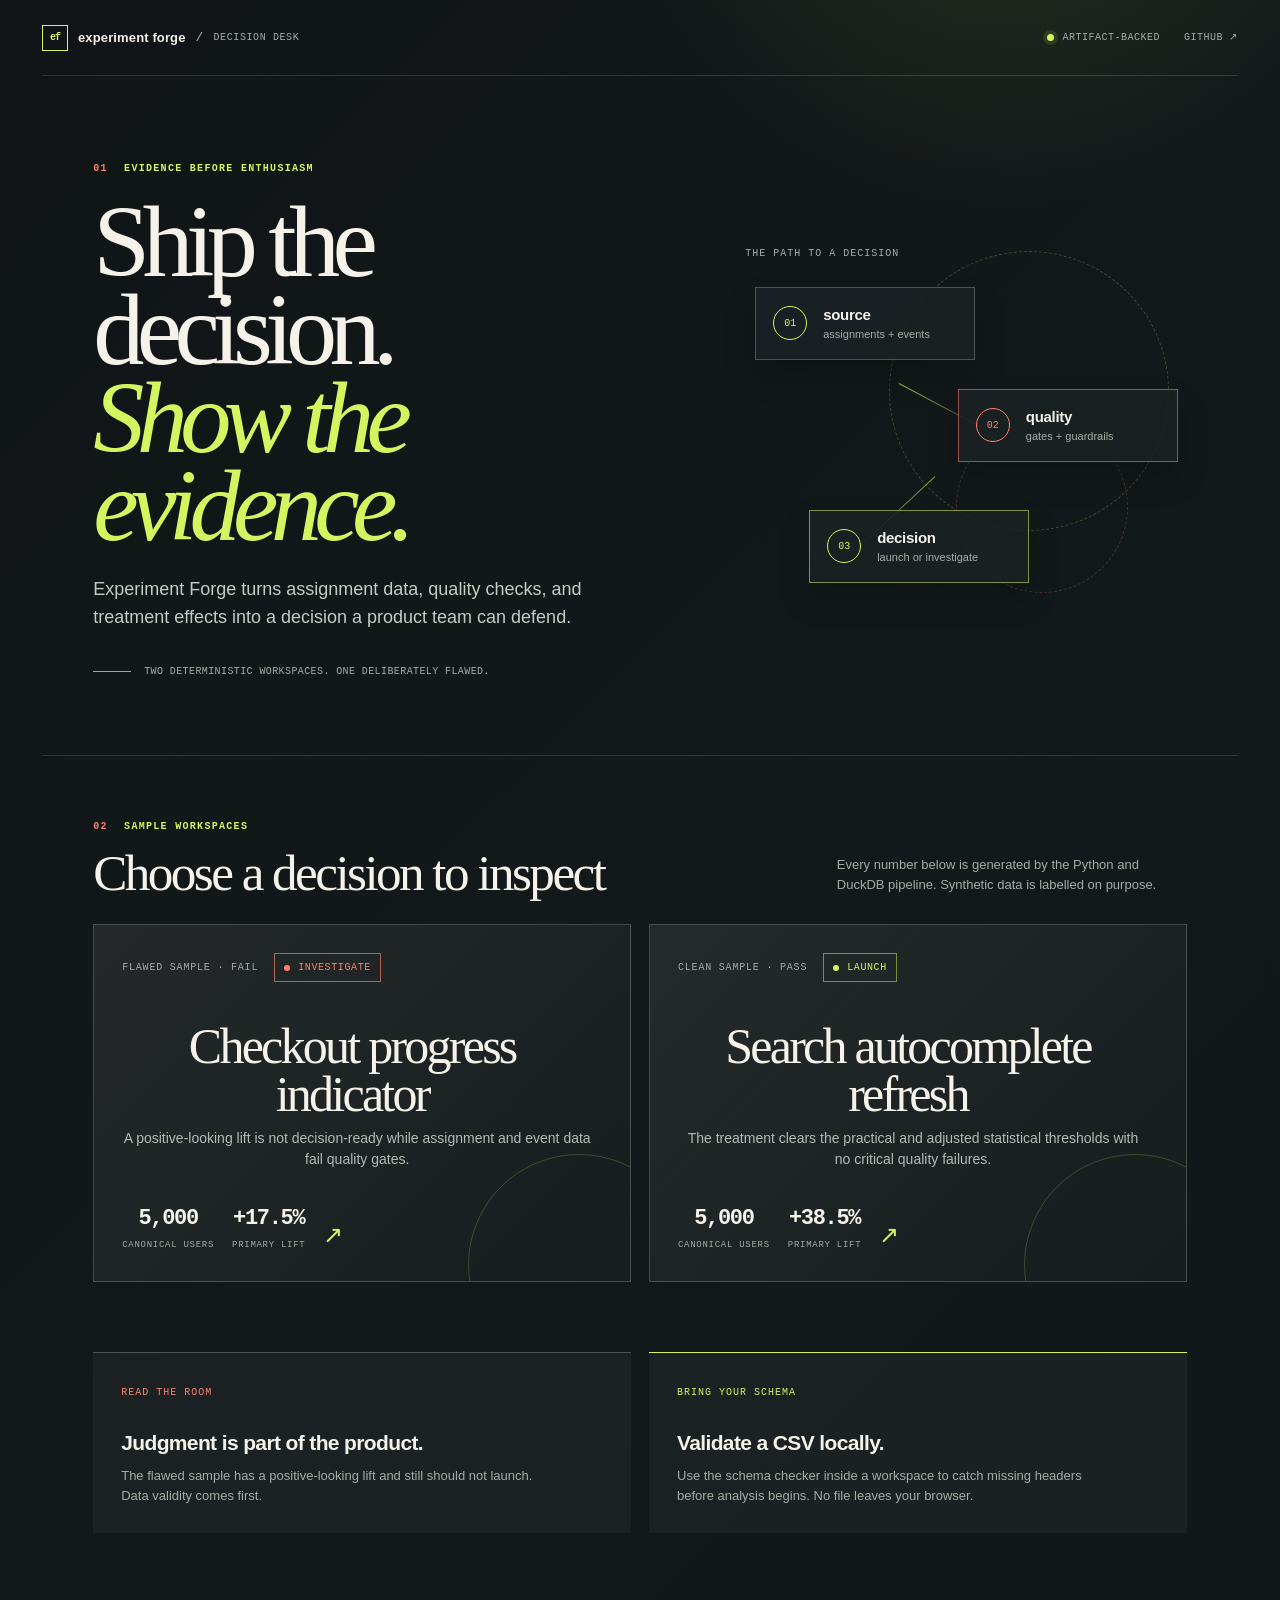
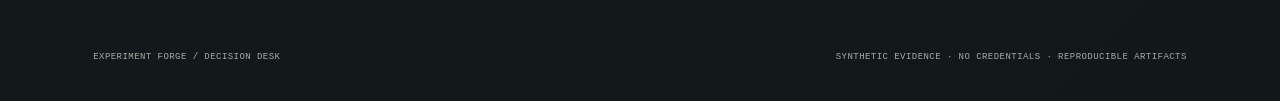
<file: web/index.html>
<!doctype html>
<html lang="en">
  <head>
    <meta charset="utf-8" />
    <meta name="viewport" content="width=device-width, initial-scale=1" />
    <meta name="theme-color" content="#101416" />
    <meta
      name="description"
      content="Experiment Forge Decision Desk: a traceable way to decide whether an experiment is ready to launch."
    />
    <title>Experiment Forge · Decision Desk</title>
    <link rel="stylesheet" href="styles.css" />
  </head>
  <body>
    <div class="app-shell">
      <header class="topbar">
        <a class="brand" href="#" id="brand-home" aria-label="Experiment Forge home">
          <span class="brand-mark" aria-hidden="true">ef</span>
          <span>experiment forge</span>
          <span class="brand-divider">/</span>
          <span class="brand-subtitle">decision desk</span>
        </a>
        <div class="topbar-actions">
          <span class="runtime-pill"><span class="status-dot" aria-hidden="true"></span>artifact-backed</span>
          <a class="quiet-link" href="https://github.com/amlfarhad/experiment-forge" target="_blank" rel="noreferrer">GitHub ↗</a>
        </div>
      </header>

      <main id="app" aria-live="polite">
        <section id="loading-state" class="state-screen" aria-busy="true">
          <div class="loader-orbit" aria-hidden="true"><span></span></div>
          <p class="eyebrow">loading the evidence layer</p>
          <h1>Opening the sample workspace<span class="loading-ellipsis">…</span></h1>
        </section>

        <section id="error-state" class="state-screen" hidden>
          <div class="state-icon state-icon-error" aria-hidden="true">!</div>
          <p class="eyebrow">artifact unavailable</p>
          <h1>We could not open the decision desk.</h1>
          <p id="error-message" class="state-copy">Check that the app is being served from the repository root and that web/data exists.</p>
          <button class="button button-primary" id="retry-button" type="button">Try again</button>
        </section>

        <section id="landing-view" hidden>
          <div class="landing-hero">
            <div class="hero-copy">
              <p class="eyebrow"><span class="eyebrow-index">01</span> evidence before enthusiasm</p>
              <h1>Ship the decision.<br /><em>Show the evidence.</em></h1>
              <p class="hero-lede">
                Experiment Forge turns assignment data, quality checks, and treatment effects into a decision a product team can defend.
              </p>
              <div class="hero-note"><span class="note-rule"></span><span>Two deterministic workspaces. One deliberately flawed.</span></div>
            </div>
            <div class="hero-diagram" aria-label="Decision flow: source data to quality gates to decision" role="img">
              <div class="diagram-caption">the path to a decision</div>
              <div class="diagram-node node-source"><span>01</span><strong>source</strong><small>assignments + events</small></div>
              <div class="diagram-line line-one" aria-hidden="true"></div>
              <div class="diagram-node node-quality"><span>02</span><strong>quality</strong><small>gates + guardrails</small></div>
              <div class="diagram-line line-two" aria-hidden="true"></div>
              <div class="diagram-node node-decision"><span>03</span><strong>decision</strong><small>launch or investigate</small></div>
              <div class="diagram-orbit orbit-one" aria-hidden="true"></div>
              <div class="diagram-orbit orbit-two" aria-hidden="true"></div>
            </div>
          </div>

          <div class="section-intro">
            <div>
              <p class="eyebrow"><span class="eyebrow-index">02</span> sample workspaces</p>
              <h2>Choose a decision to inspect</h2>
            </div>
            <p class="section-description">Every number below is generated by the Python and DuckDB pipeline. Synthetic data is labelled on purpose.</p>
          </div>
          <div class="workspace-grid" id="workspace-grid"></div>

          <div class="landing-footer-grid">
            <div class="mini-panel">
              <span class="mini-panel-index">read the room</span>
              <h3>Judgment is part of the product.</h3>
              <p>The flawed sample has a positive-looking lift and still should not launch. Data validity comes first.</p>
            </div>
            <div class="mini-panel mini-panel-lime">
              <span class="mini-panel-index">bring your schema</span>
              <h3>Validate a CSV locally.</h3>
              <p>Use the schema checker inside a workspace to catch missing headers before analysis begins. No file leaves your browser.</p>
            </div>
          </div>
        </section>

        <section id="workspace-view" hidden>
          <div class="workspace-nav">
            <button class="back-button" id="back-button" type="button"><span aria-hidden="true">←</span> all workspaces</button>
            <label class="workspace-select-wrap" for="workspace-select">
              <span class="select-label">workspace</span>
              <select id="workspace-select" aria-label="Choose experiment workspace"></select>
            </label>
          </div>

          <div id="workspace-content"></div>
        </section>
      </main>

      <footer class="site-footer">
        <span>experiment forge / decision desk</span>
        <span>synthetic evidence · no credentials · reproducible artifacts</span>
      </footer>
    </div>
    <script src="app.js" defer></script>
  </body>
</html>
</file>
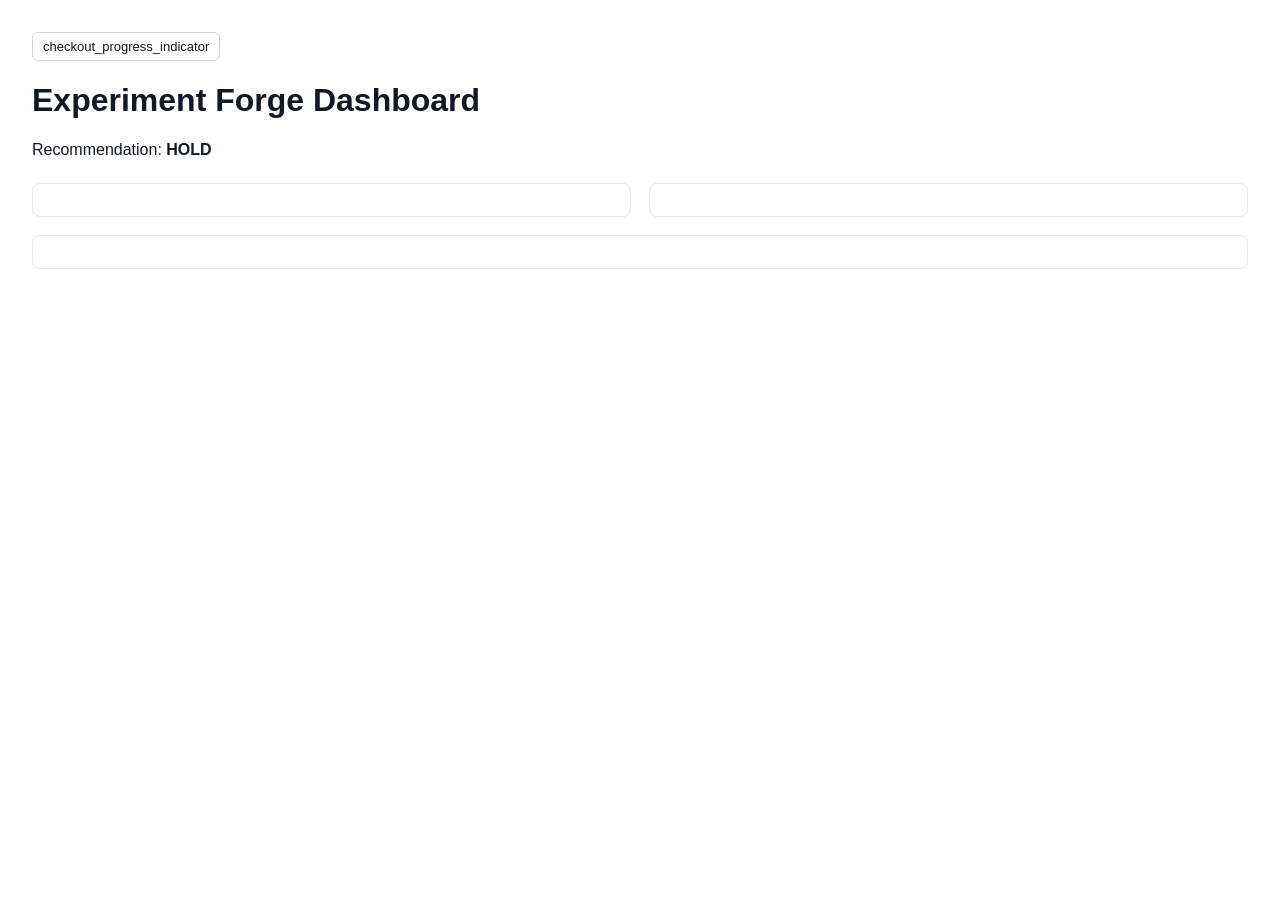
<file: reports/dashboard.html>
<!doctype html>
<html lang="en">
<head>
  <meta charset="utf-8">
  <title>Experiment Forge Dashboard</title>
  <style>
    body { font-family: -apple-system, BlinkMacSystemFont, "Segoe UI", sans-serif; margin: 32px; color: #111827; }
    header { max-width: 980px; margin-bottom: 24px; }
    .badge { display: inline-block; padding: 6px 10px; border: 1px solid #d1d5db; border-radius: 6px; font-size: 13px; }
    .grid { display: grid; grid-template-columns: repeat(2, minmax(0, 1fr)); gap: 18px; }
    .panel { border: 1px solid #e5e7eb; border-radius: 8px; padding: 16px; }
    .wide { grid-column: 1 / -1; }
  </style>
</head>
<body>
  <header>
    <div class="badge">checkout_progress_indicator</div>
    <h1>Experiment Forge Dashboard</h1>
    <p>Recommendation: <strong>HOLD</strong></p>
  </header>
  <section class="grid">
    <div class="panel"><div>                        <script>window.PlotlyConfig = {MathJaxConfig: 'local'};</script>
        <script charset="utf-8" src="https://cdn.plot.ly/plotly-3.5.0.min.js" integrity="sha256-fHbNLP+GlIXN+efbQec78UkemUz3NJp7UmfGxC1tNxs=" crossorigin="anonymous"></script>                <div id="b5f372fe-b079-463c-9c00-7fdcc4a0b39e" class="plotly-graph-div" style="height:100%; width:100%;"></div>            <script>                window.PLOTLYENV=window.PLOTLYENV || {};                                if (document.getElementById("b5f372fe-b079-463c-9c00-7fdcc4a0b39e")) {                    Plotly.newPlot(                        "b5f372fe-b079-463c-9c00-7fdcc4a0b39e",                        [{"marker":{"color":["#334155","#0f766e"]},"text":["26.47%","29.39%"],"textposition":"auto","x":["control","treatment"],"y":{"dtype":"f8","bdata":"8fDw8PDw0D\u002fqLKazmM7SPw=="},"type":"bar"}],                        {"template":{"data":{"barpolar":[{"marker":{"line":{"color":"#E5ECF6","width":0.5},"pattern":{"fillmode":"overlay","size":10,"solidity":0.2}},"type":"barpolar"}],"bar":[{"error_x":{"color":"#2a3f5f"},"error_y":{"color":"#2a3f5f"},"marker":{"line":{"color":"#E5ECF6","width":0.5},"pattern":{"fillmode":"overlay","size":10,"solidity":0.2}},"type":"bar"}],"carpet":[{"aaxis":{"endlinecolor":"#2a3f5f","gridcolor":"white","linecolor":"white","minorgridcolor":"white","startlinecolor":"#2a3f5f"},"baxis":{"endlinecolor":"#2a3f5f","gridcolor":"white","linecolor":"white","minorgridcolor":"white","startlinecolor":"#2a3f5f"},"type":"carpet"}],"choropleth":[{"colorbar":{"outlinewidth":0,"ticks":""},"type":"choropleth"}],"contourcarpet":[{"colorbar":{"outlinewidth":0,"ticks":""},"type":"contourcarpet"}],"contour":[{"colorbar":{"outlinewidth":0,"ticks":""},"colorscale":[[0.0,"#0d0887"],[0.1111111111111111,"#46039f"],[0.2222222222222222,"#7201a8"],[0.3333333333333333,"#9c179e"],[0.4444444444444444,"#bd3786"],[0.5555555555555556,"#d8576b"],[0.6666666666666666,"#ed7953"],[0.7777777777777778,"#fb9f3a"],[0.8888888888888888,"#fdca26"],[1.0,"#f0f921"]],"type":"contour"}],"heatmap":[{"colorbar":{"outlinewidth":0,"ticks":""},"colorscale":[[0.0,"#0d0887"],[0.1111111111111111,"#46039f"],[0.2222222222222222,"#7201a8"],[0.3333333333333333,"#9c179e"],[0.4444444444444444,"#bd3786"],[0.5555555555555556,"#d8576b"],[0.6666666666666666,"#ed7953"],[0.7777777777777778,"#fb9f3a"],[0.8888888888888888,"#fdca26"],[1.0,"#f0f921"]],"type":"heatmap"}],"histogram2dcontour":[{"colorbar":{"outlinewidth":0,"ticks":""},"colorscale":[[0.0,"#0d0887"],[0.1111111111111111,"#46039f"],[0.2222222222222222,"#7201a8"],[0.3333333333333333,"#9c179e"],[0.4444444444444444,"#bd3786"],[0.5555555555555556,"#d8576b"],[0.6666666666666666,"#ed7953"],[0.7777777777777778,"#fb9f3a"],[0.8888888888888888,"#fdca26"],[1.0,"#f0f921"]],"type":"histogram2dcontour"}],"histogram2d":[{"colorbar":{"outlinewidth":0,"ticks":""},"colorscale":[[0.0,"#0d0887"],[0.1111111111111111,"#46039f"],[0.2222222222222222,"#7201a8"],[0.3333333333333333,"#9c179e"],[0.4444444444444444,"#bd3786"],[0.5555555555555556,"#d8576b"],[0.6666666666666666,"#ed7953"],[0.7777777777777778,"#fb9f3a"],[0.8888888888888888,"#fdca26"],[1.0,"#f0f921"]],"type":"histogram2d"}],"histogram":[{"marker":{"pattern":{"fillmode":"overlay","size":10,"solidity":0.2}},"type":"histogram"}],"mesh3d":[{"colorbar":{"outlinewidth":0,"ticks":""},"type":"mesh3d"}],"parcoords":[{"line":{"colorbar":{"outlinewidth":0,"ticks":""}},"type":"parcoords"}],"pie":[{"automargin":true,"type":"pie"}],"scatter3d":[{"line":{"colorbar":{"outlinewidth":0,"ticks":""}},"marker":{"colorbar":{"outlinewidth":0,"ticks":""}},"type":"scatter3d"}],"scattercarpet":[{"marker":{"colorbar":{"outlinewidth":0,"ticks":""}},"type":"scattercarpet"}],"scattergeo":[{"marker":{"colorbar":{"outlinewidth":0,"ticks":""}},"type":"scattergeo"}],"scattergl":[{"marker":{"colorbar":{"outlinewidth":0,"ticks":""}},"type":"scattergl"}],"scattermapbox":[{"marker":{"colorbar":{"outlinewidth":0,"ticks":""}},"type":"scattermapbox"}],"scattermap":[{"marker":{"colorbar":{"outlinewidth":0,"ticks":""}},"type":"scattermap"}],"scatterpolargl":[{"marker":{"colorbar":{"outlinewidth":0,"ticks":""}},"type":"scatterpolargl"}],"scatterpolar":[{"marker":{"colorbar":{"outlinewidth":0,"ticks":""}},"type":"scatterpolar"}],"scatter":[{"fillpattern":{"fillmode":"overlay","size":10,"solidity":0.2},"type":"scatter"}],"scatterternary":[{"marker":{"colorbar":{"outlinewidth":0,"ticks":""}},"type":"scatterternary"}],"surface":[{"colorbar":{"outlinewidth":0,"ticks":""},"colorscale":[[0.0,"#0d0887"],[0.1111111111111111,"#46039f"],[0.2222222222222222,"#7201a8"],[0.3333333333333333,"#9c179e"],[0.4444444444444444,"#bd3786"],[0.5555555555555556,"#d8576b"],[0.6666666666666666,"#ed7953"],[0.7777777777777778,"#fb9f3a"],[0.8888888888888888,"#fdca26"],[1.0,"#f0f921"]],"type":"surface"}],"table":[{"cells":{"fill":{"color":"#EBF0F8"},"line":{"color":"white"}},"header":{"fill":{"color":"#C8D4E3"},"line":{"color":"white"}},"type":"table"}]},"layout":{"annotationdefaults":{"arrowcolor":"#2a3f5f","arrowhead":0,"arrowwidth":1},"autotypenumbers":"strict","coloraxis":{"colorbar":{"outlinewidth":0,"ticks":""}},"colorscale":{"diverging":[[0,"#8e0152"],[0.1,"#c51b7d"],[0.2,"#de77ae"],[0.3,"#f1b6da"],[0.4,"#fde0ef"],[0.5,"#f7f7f7"],[0.6,"#e6f5d0"],[0.7,"#b8e186"],[0.8,"#7fbc41"],[0.9,"#4d9221"],[1,"#276419"]],"sequential":[[0.0,"#0d0887"],[0.1111111111111111,"#46039f"],[0.2222222222222222,"#7201a8"],[0.3333333333333333,"#9c179e"],[0.4444444444444444,"#bd3786"],[0.5555555555555556,"#d8576b"],[0.6666666666666666,"#ed7953"],[0.7777777777777778,"#fb9f3a"],[0.8888888888888888,"#fdca26"],[1.0,"#f0f921"]],"sequentialminus":[[0.0,"#0d0887"],[0.1111111111111111,"#46039f"],[0.2222222222222222,"#7201a8"],[0.3333333333333333,"#9c179e"],[0.4444444444444444,"#bd3786"],[0.5555555555555556,"#d8576b"],[0.6666666666666666,"#ed7953"],[0.7777777777777778,"#fb9f3a"],[0.8888888888888888,"#fdca26"],[1.0,"#f0f921"]]},"colorway":["#636efa","#EF553B","#00cc96","#ab63fa","#FFA15A","#19d3f3","#FF6692","#B6E880","#FF97FF","#FECB52"],"font":{"color":"#2a3f5f"},"geo":{"bgcolor":"white","lakecolor":"white","landcolor":"#E5ECF6","showlakes":true,"showland":true,"subunitcolor":"white"},"hoverlabel":{"align":"left"},"hovermode":"closest","mapbox":{"style":"light"},"paper_bgcolor":"white","plot_bgcolor":"#E5ECF6","polar":{"angularaxis":{"gridcolor":"white","linecolor":"white","ticks":""},"bgcolor":"#E5ECF6","radialaxis":{"gridcolor":"white","linecolor":"white","ticks":""}},"scene":{"xaxis":{"backgroundcolor":"#E5ECF6","gridcolor":"white","gridwidth":2,"linecolor":"white","showbackground":true,"ticks":"","zerolinecolor":"white"},"yaxis":{"backgroundcolor":"#E5ECF6","gridcolor":"white","gridwidth":2,"linecolor":"white","showbackground":true,"ticks":"","zerolinecolor":"white"},"zaxis":{"backgroundcolor":"#E5ECF6","gridcolor":"white","gridwidth":2,"linecolor":"white","showbackground":true,"ticks":"","zerolinecolor":"white"}},"shapedefaults":{"line":{"color":"#2a3f5f"}},"ternary":{"aaxis":{"gridcolor":"white","linecolor":"white","ticks":""},"baxis":{"gridcolor":"white","linecolor":"white","ticks":""},"bgcolor":"#E5ECF6","caxis":{"gridcolor":"white","linecolor":"white","ticks":""}},"title":{"x":0.05},"xaxis":{"automargin":true,"gridcolor":"white","linecolor":"white","ticks":"","title":{"standoff":15},"zerolinecolor":"white","zerolinewidth":2},"yaxis":{"automargin":true,"gridcolor":"white","linecolor":"white","ticks":"","title":{"standoff":15},"zerolinecolor":"white","zerolinewidth":2}}},"title":{"text":"Conversion Rate by Variant"},"yaxis":{"tickformat":".1%"}},                        {"responsive": true}                    )                };            </script>        </div></div>
    <div class="panel"><div>                            <div id="0ec2d106-af84-4f74-9304-c236f7f12f2a" class="plotly-graph-div" style="height:100%; width:100%;"></div>            <script>                window.PLOTLYENV=window.PLOTLYENV || {};                                if (document.getElementById("0ec2d106-af84-4f74-9304-c236f7f12f2a")) {                    Plotly.newPlot(                        "0ec2d106-af84-4f74-9304-c236f7f12f2a",                        [{"name":"control","x":["new","power","returning"],"y":{"dtype":"f8","bdata":"6txeSw5xxT9SE4y3ss\u002fhPxxGnhtGnss\u002f"},"type":"bar"},{"name":"treatment","x":["new","power","returning"],"y":{"dtype":"f8","bdata":"ux2q26G6vT+SJEmSJEniPxQ4gRM4gdM\u002f"},"type":"bar"}],                        {"barmode":"group","template":{"data":{"barpolar":[{"marker":{"line":{"color":"#E5ECF6","width":0.5},"pattern":{"fillmode":"overlay","size":10,"solidity":0.2}},"type":"barpolar"}],"bar":[{"error_x":{"color":"#2a3f5f"},"error_y":{"color":"#2a3f5f"},"marker":{"line":{"color":"#E5ECF6","width":0.5},"pattern":{"fillmode":"overlay","size":10,"solidity":0.2}},"type":"bar"}],"carpet":[{"aaxis":{"endlinecolor":"#2a3f5f","gridcolor":"white","linecolor":"white","minorgridcolor":"white","startlinecolor":"#2a3f5f"},"baxis":{"endlinecolor":"#2a3f5f","gridcolor":"white","linecolor":"white","minorgridcolor":"white","startlinecolor":"#2a3f5f"},"type":"carpet"}],"choropleth":[{"colorbar":{"outlinewidth":0,"ticks":""},"type":"choropleth"}],"contourcarpet":[{"colorbar":{"outlinewidth":0,"ticks":""},"type":"contourcarpet"}],"contour":[{"colorbar":{"outlinewidth":0,"ticks":""},"colorscale":[[0.0,"#0d0887"],[0.1111111111111111,"#46039f"],[0.2222222222222222,"#7201a8"],[0.3333333333333333,"#9c179e"],[0.4444444444444444,"#bd3786"],[0.5555555555555556,"#d8576b"],[0.6666666666666666,"#ed7953"],[0.7777777777777778,"#fb9f3a"],[0.8888888888888888,"#fdca26"],[1.0,"#f0f921"]],"type":"contour"}],"heatmap":[{"colorbar":{"outlinewidth":0,"ticks":""},"colorscale":[[0.0,"#0d0887"],[0.1111111111111111,"#46039f"],[0.2222222222222222,"#7201a8"],[0.3333333333333333,"#9c179e"],[0.4444444444444444,"#bd3786"],[0.5555555555555556,"#d8576b"],[0.6666666666666666,"#ed7953"],[0.7777777777777778,"#fb9f3a"],[0.8888888888888888,"#fdca26"],[1.0,"#f0f921"]],"type":"heatmap"}],"histogram2dcontour":[{"colorbar":{"outlinewidth":0,"ticks":""},"colorscale":[[0.0,"#0d0887"],[0.1111111111111111,"#46039f"],[0.2222222222222222,"#7201a8"],[0.3333333333333333,"#9c179e"],[0.4444444444444444,"#bd3786"],[0.5555555555555556,"#d8576b"],[0.6666666666666666,"#ed7953"],[0.7777777777777778,"#fb9f3a"],[0.8888888888888888,"#fdca26"],[1.0,"#f0f921"]],"type":"histogram2dcontour"}],"histogram2d":[{"colorbar":{"outlinewidth":0,"ticks":""},"colorscale":[[0.0,"#0d0887"],[0.1111111111111111,"#46039f"],[0.2222222222222222,"#7201a8"],[0.3333333333333333,"#9c179e"],[0.4444444444444444,"#bd3786"],[0.5555555555555556,"#d8576b"],[0.6666666666666666,"#ed7953"],[0.7777777777777778,"#fb9f3a"],[0.8888888888888888,"#fdca26"],[1.0,"#f0f921"]],"type":"histogram2d"}],"histogram":[{"marker":{"pattern":{"fillmode":"overlay","size":10,"solidity":0.2}},"type":"histogram"}],"mesh3d":[{"colorbar":{"outlinewidth":0,"ticks":""},"type":"mesh3d"}],"parcoords":[{"line":{"colorbar":{"outlinewidth":0,"ticks":""}},"type":"parcoords"}],"pie":[{"automargin":true,"type":"pie"}],"scatter3d":[{"line":{"colorbar":{"outlinewidth":0,"ticks":""}},"marker":{"colorbar":{"outlinewidth":0,"ticks":""}},"type":"scatter3d"}],"scattercarpet":[{"marker":{"colorbar":{"outlinewidth":0,"ticks":""}},"type":"scattercarpet"}],"scattergeo":[{"marker":{"colorbar":{"outlinewidth":0,"ticks":""}},"type":"scattergeo"}],"scattergl":[{"marker":{"colorbar":{"outlinewidth":0,"ticks":""}},"type":"scattergl"}],"scattermapbox":[{"marker":{"colorbar":{"outlinewidth":0,"ticks":""}},"type":"scattermapbox"}],"scattermap":[{"marker":{"colorbar":{"outlinewidth":0,"ticks":""}},"type":"scattermap"}],"scatterpolargl":[{"marker":{"colorbar":{"outlinewidth":0,"ticks":""}},"type":"scatterpolargl"}],"scatterpolar":[{"marker":{"colorbar":{"outlinewidth":0,"ticks":""}},"type":"scatterpolar"}],"scatter":[{"fillpattern":{"fillmode":"overlay","size":10,"solidity":0.2},"type":"scatter"}],"scatterternary":[{"marker":{"colorbar":{"outlinewidth":0,"ticks":""}},"type":"scatterternary"}],"surface":[{"colorbar":{"outlinewidth":0,"ticks":""},"colorscale":[[0.0,"#0d0887"],[0.1111111111111111,"#46039f"],[0.2222222222222222,"#7201a8"],[0.3333333333333333,"#9c179e"],[0.4444444444444444,"#bd3786"],[0.5555555555555556,"#d8576b"],[0.6666666666666666,"#ed7953"],[0.7777777777777778,"#fb9f3a"],[0.8888888888888888,"#fdca26"],[1.0,"#f0f921"]],"type":"surface"}],"table":[{"cells":{"fill":{"color":"#EBF0F8"},"line":{"color":"white"}},"header":{"fill":{"color":"#C8D4E3"},"line":{"color":"white"}},"type":"table"}]},"layout":{"annotationdefaults":{"arrowcolor":"#2a3f5f","arrowhead":0,"arrowwidth":1},"autotypenumbers":"strict","coloraxis":{"colorbar":{"outlinewidth":0,"ticks":""}},"colorscale":{"diverging":[[0,"#8e0152"],[0.1,"#c51b7d"],[0.2,"#de77ae"],[0.3,"#f1b6da"],[0.4,"#fde0ef"],[0.5,"#f7f7f7"],[0.6,"#e6f5d0"],[0.7,"#b8e186"],[0.8,"#7fbc41"],[0.9,"#4d9221"],[1,"#276419"]],"sequential":[[0.0,"#0d0887"],[0.1111111111111111,"#46039f"],[0.2222222222222222,"#7201a8"],[0.3333333333333333,"#9c179e"],[0.4444444444444444,"#bd3786"],[0.5555555555555556,"#d8576b"],[0.6666666666666666,"#ed7953"],[0.7777777777777778,"#fb9f3a"],[0.8888888888888888,"#fdca26"],[1.0,"#f0f921"]],"sequentialminus":[[0.0,"#0d0887"],[0.1111111111111111,"#46039f"],[0.2222222222222222,"#7201a8"],[0.3333333333333333,"#9c179e"],[0.4444444444444444,"#bd3786"],[0.5555555555555556,"#d8576b"],[0.6666666666666666,"#ed7953"],[0.7777777777777778,"#fb9f3a"],[0.8888888888888888,"#fdca26"],[1.0,"#f0f921"]]},"colorway":["#636efa","#EF553B","#00cc96","#ab63fa","#FFA15A","#19d3f3","#FF6692","#B6E880","#FF97FF","#FECB52"],"font":{"color":"#2a3f5f"},"geo":{"bgcolor":"white","lakecolor":"white","landcolor":"#E5ECF6","showlakes":true,"showland":true,"subunitcolor":"white"},"hoverlabel":{"align":"left"},"hovermode":"closest","mapbox":{"style":"light"},"paper_bgcolor":"white","plot_bgcolor":"#E5ECF6","polar":{"angularaxis":{"gridcolor":"white","linecolor":"white","ticks":""},"bgcolor":"#E5ECF6","radialaxis":{"gridcolor":"white","linecolor":"white","ticks":""}},"scene":{"xaxis":{"backgroundcolor":"#E5ECF6","gridcolor":"white","gridwidth":2,"linecolor":"white","showbackground":true,"ticks":"","zerolinecolor":"white"},"yaxis":{"backgroundcolor":"#E5ECF6","gridcolor":"white","gridwidth":2,"linecolor":"white","showbackground":true,"ticks":"","zerolinecolor":"white"},"zaxis":{"backgroundcolor":"#E5ECF6","gridcolor":"white","gridwidth":2,"linecolor":"white","showbackground":true,"ticks":"","zerolinecolor":"white"}},"shapedefaults":{"line":{"color":"#2a3f5f"}},"ternary":{"aaxis":{"gridcolor":"white","linecolor":"white","ticks":""},"baxis":{"gridcolor":"white","linecolor":"white","ticks":""},"bgcolor":"#E5ECF6","caxis":{"gridcolor":"white","linecolor":"white","ticks":""}},"title":{"x":0.05},"xaxis":{"automargin":true,"gridcolor":"white","linecolor":"white","ticks":"","title":{"standoff":15},"zerolinecolor":"white","zerolinewidth":2},"yaxis":{"automargin":true,"gridcolor":"white","linecolor":"white","ticks":"","title":{"standoff":15},"zerolinecolor":"white","zerolinewidth":2}}},"title":{"text":"Segment Conversion Rate"},"yaxis":{"tickformat":".1%"}},                        {"responsive": true}                    )                };            </script>        </div></div>
    <div class="panel wide"><div>                            <div id="05fbb402-4a14-4755-86e4-1b3a2da705b8" class="plotly-graph-div" style="height:100%; width:100%;"></div>            <script>                window.PLOTLYENV=window.PLOTLYENV || {};                                if (document.getElementById("05fbb402-4a14-4755-86e4-1b3a2da705b8")) {                    Plotly.newPlot(                        "05fbb402-4a14-4755-86e4-1b3a2da705b8",                        [{"name":"control","x":["2026-03-01T00:00:00.000000","2026-03-02T00:00:00.000000","2026-03-03T00:00:00.000000","2026-03-04T00:00:00.000000","2026-03-05T00:00:00.000000","2026-03-06T00:00:00.000000","2026-03-07T00:00:00.000000","2026-03-08T00:00:00.000000","2026-03-09T00:00:00.000000","2026-03-10T00:00:00.000000","2026-03-11T00:00:00.000000","2026-03-12T00:00:00.000000","2026-03-13T00:00:00.000000","2026-03-14T00:00:00.000000","2026-03-15T00:00:00.000000","2026-03-16T00:00:00.000000","2026-03-17T00:00:00.000000","2026-03-18T00:00:00.000000","2026-03-19T00:00:00.000000","2026-03-20T00:00:00.000000","2026-03-21T00:00:00.000000","2026-03-22T00:00:00.000000","2026-03-23T00:00:00.000000","2026-03-24T00:00:00.000000","2026-03-25T00:00:00.000000","2026-03-26T00:00:00.000000","2026-03-27T00:00:00.000000"],"y":{"dtype":"f8","bdata":"exSuR+FaUED2KFyPwhVmQML1KFyP1nJAMzMzMzNHfUAK16NwPQqGQML1KFyPeo1AuB6F61Ekk0D2KFyPwu2YQGhmZmZmiZ9ACtejcL1to0BSuB6Fa3anQKRwPQpXJ6xAH4XrUTiesED1KFyPAkmzQI7C9ShcHrJApHA9ClfYsUBTuB6FK0qzQB6F61H4\u002fLJA4noUrkfqsEDqUbgeRZayQGZmZmZmw7FAXY\u002fC9ahFrEDgehSux46oQK5H4XqUPqVAAAAAAABPoUAK16NwPYeRQAzXo3A9SnxA"},"type":"scatter"},{"name":"treatment","x":["2026-03-01T00:00:00.000000","2026-03-02T00:00:00.000000","2026-03-03T00:00:00.000000","2026-03-04T00:00:00.000000","2026-03-05T00:00:00.000000","2026-03-06T00:00:00.000000","2026-03-07T00:00:00.000000","2026-03-08T00:00:00.000000","2026-03-09T00:00:00.000000","2026-03-10T00:00:00.000000","2026-03-11T00:00:00.000000","2026-03-12T00:00:00.000000","2026-03-13T00:00:00.000000","2026-03-14T00:00:00.000000","2026-03-15T00:00:00.000000","2026-03-16T00:00:00.000000","2026-03-17T00:00:00.000000","2026-03-18T00:00:00.000000","2026-03-19T00:00:00.000000","2026-03-20T00:00:00.000000","2026-03-21T00:00:00.000000","2026-03-22T00:00:00.000000","2026-03-23T00:00:00.000000","2026-03-24T00:00:00.000000","2026-03-25T00:00:00.000000","2026-03-26T00:00:00.000000","2026-03-27T00:00:00.000000"],"y":{"dtype":"f8","bdata":"16NwPQqXQ0DD9ShcjzJiQFK4HoXrBXJAUbgehevtfEAqXI\[base64]"},"type":"scatter"}],                        {"template":{"data":{"barpolar":[{"marker":{"line":{"color":"#E5ECF6","width":0.5},"pattern":{"fillmode":"overlay","size":10,"solidity":0.2}},"type":"barpolar"}],"bar":[{"error_x":{"color":"#2a3f5f"},"error_y":{"color":"#2a3f5f"},"marker":{"line":{"color":"#E5ECF6","width":0.5},"pattern":{"fillmode":"overlay","size":10,"solidity":0.2}},"type":"bar"}],"carpet":[{"aaxis":{"endlinecolor":"#2a3f5f","gridcolor":"white","linecolor":"white","minorgridcolor":"white","startlinecolor":"#2a3f5f"},"baxis":{"endlinecolor":"#2a3f5f","gridcolor":"white","linecolor":"white","minorgridcolor":"white","startlinecolor":"#2a3f5f"},"type":"carpet"}],"choropleth":[{"colorbar":{"outlinewidth":0,"ticks":""},"type":"choropleth"}],"contourcarpet":[{"colorbar":{"outlinewidth":0,"ticks":""},"type":"contourcarpet"}],"contour":[{"colorbar":{"outlinewidth":0,"ticks":""},"colorscale":[[0.0,"#0d0887"],[0.1111111111111111,"#46039f"],[0.2222222222222222,"#7201a8"],[0.3333333333333333,"#9c179e"],[0.4444444444444444,"#bd3786"],[0.5555555555555556,"#d8576b"],[0.6666666666666666,"#ed7953"],[0.7777777777777778,"#fb9f3a"],[0.8888888888888888,"#fdca26"],[1.0,"#f0f921"]],"type":"contour"}],"heatmap":[{"colorbar":{"outlinewidth":0,"ticks":""},"colorscale":[[0.0,"#0d0887"],[0.1111111111111111,"#46039f"],[0.2222222222222222,"#7201a8"],[0.3333333333333333,"#9c179e"],[0.4444444444444444,"#bd3786"],[0.5555555555555556,"#d8576b"],[0.6666666666666666,"#ed7953"],[0.7777777777777778,"#fb9f3a"],[0.8888888888888888,"#fdca26"],[1.0,"#f0f921"]],"type":"heatmap"}],"histogram2dcontour":[{"colorbar":{"outlinewidth":0,"ticks":""},"colorscale":[[0.0,"#0d0887"],[0.1111111111111111,"#46039f"],[0.2222222222222222,"#7201a8"],[0.3333333333333333,"#9c179e"],[0.4444444444444444,"#bd3786"],[0.5555555555555556,"#d8576b"],[0.6666666666666666,"#ed7953"],[0.7777777777777778,"#fb9f3a"],[0.8888888888888888,"#fdca26"],[1.0,"#f0f921"]],"type":"histogram2dcontour"}],"histogram2d":[{"colorbar":{"outlinewidth":0,"ticks":""},"colorscale":[[0.0,"#0d0887"],[0.1111111111111111,"#46039f"],[0.2222222222222222,"#7201a8"],[0.3333333333333333,"#9c179e"],[0.4444444444444444,"#bd3786"],[0.5555555555555556,"#d8576b"],[0.6666666666666666,"#ed7953"],[0.7777777777777778,"#fb9f3a"],[0.8888888888888888,"#fdca26"],[1.0,"#f0f921"]],"type":"histogram2d"}],"histogram":[{"marker":{"pattern":{"fillmode":"overlay","size":10,"solidity":0.2}},"type":"histogram"}],"mesh3d":[{"colorbar":{"outlinewidth":0,"ticks":""},"type":"mesh3d"}],"parcoords":[{"line":{"colorbar":{"outlinewidth":0,"ticks":""}},"type":"parcoords"}],"pie":[{"automargin":true,"type":"pie"}],"scatter3d":[{"line":{"colorbar":{"outlinewidth":0,"ticks":""}},"marker":{"colorbar":{"outlinewidth":0,"ticks":""}},"type":"scatter3d"}],"scattercarpet":[{"marker":{"colorbar":{"outlinewidth":0,"ticks":""}},"type":"scattercarpet"}],"scattergeo":[{"marker":{"colorbar":{"outlinewidth":0,"ticks":""}},"type":"scattergeo"}],"scattergl":[{"marker":{"colorbar":{"outlinewidth":0,"ticks":""}},"type":"scattergl"}],"scattermapbox":[{"marker":{"colorbar":{"outlinewidth":0,"ticks":""}},"type":"scattermapbox"}],"scattermap":[{"marker":{"colorbar":{"outlinewidth":0,"ticks":""}},"type":"scattermap"}],"scatterpolargl":[{"marker":{"colorbar":{"outlinewidth":0,"ticks":""}},"type":"scatterpolargl"}],"scatterpolar":[{"marker":{"colorbar":{"outlinewidth":0,"ticks":""}},"type":"scatterpolar"}],"scatter":[{"fillpattern":{"fillmode":"overlay","size":10,"solidity":0.2},"type":"scatter"}],"scatterternary":[{"marker":{"colorbar":{"outlinewidth":0,"ticks":""}},"type":"scatterternary"}],"surface":[{"colorbar":{"outlinewidth":0,"ticks":""},"colorscale":[[0.0,"#0d0887"],[0.1111111111111111,"#46039f"],[0.2222222222222222,"#7201a8"],[0.3333333333333333,"#9c179e"],[0.4444444444444444,"#bd3786"],[0.5555555555555556,"#d8576b"],[0.6666666666666666,"#ed7953"],[0.7777777777777778,"#fb9f3a"],[0.8888888888888888,"#fdca26"],[1.0,"#f0f921"]],"type":"surface"}],"table":[{"cells":{"fill":{"color":"#EBF0F8"},"line":{"color":"white"}},"header":{"fill":{"color":"#C8D4E3"},"line":{"color":"white"}},"type":"table"}]},"layout":{"annotationdefaults":{"arrowcolor":"#2a3f5f","arrowhead":0,"arrowwidth":1},"autotypenumbers":"strict","coloraxis":{"colorbar":{"outlinewidth":0,"ticks":""}},"colorscale":{"diverging":[[0,"#8e0152"],[0.1,"#c51b7d"],[0.2,"#de77ae"],[0.3,"#f1b6da"],[0.4,"#fde0ef"],[0.5,"#f7f7f7"],[0.6,"#e6f5d0"],[0.7,"#b8e186"],[0.8,"#7fbc41"],[0.9,"#4d9221"],[1,"#276419"]],"sequential":[[0.0,"#0d0887"],[0.1111111111111111,"#46039f"],[0.2222222222222222,"#7201a8"],[0.3333333333333333,"#9c179e"],[0.4444444444444444,"#bd3786"],[0.5555555555555556,"#d8576b"],[0.6666666666666666,"#ed7953"],[0.7777777777777778,"#fb9f3a"],[0.8888888888888888,"#fdca26"],[1.0,"#f0f921"]],"sequentialminus":[[0.0,"#0d0887"],[0.1111111111111111,"#46039f"],[0.2222222222222222,"#7201a8"],[0.3333333333333333,"#9c179e"],[0.4444444444444444,"#bd3786"],[0.5555555555555556,"#d8576b"],[0.6666666666666666,"#ed7953"],[0.7777777777777778,"#fb9f3a"],[0.8888888888888888,"#fdca26"],[1.0,"#f0f921"]]},"colorway":["#636efa","#EF553B","#00cc96","#ab63fa","#FFA15A","#19d3f3","#FF6692","#B6E880","#FF97FF","#FECB52"],"font":{"color":"#2a3f5f"},"geo":{"bgcolor":"white","lakecolor":"white","landcolor":"#E5ECF6","showlakes":true,"showland":true,"subunitcolor":"white"},"hoverlabel":{"align":"left"},"hovermode":"closest","mapbox":{"style":"light"},"paper_bgcolor":"white","plot_bgcolor":"#E5ECF6","polar":{"angularaxis":{"gridcolor":"white","linecolor":"white","ticks":""},"bgcolor":"#E5ECF6","radialaxis":{"gridcolor":"white","linecolor":"white","ticks":""}},"scene":{"xaxis":{"backgroundcolor":"#E5ECF6","gridcolor":"white","gridwidth":2,"linecolor":"white","showbackground":true,"ticks":"","zerolinecolor":"white"},"yaxis":{"backgroundcolor":"#E5ECF6","gridcolor":"white","gridwidth":2,"linecolor":"white","showbackground":true,"ticks":"","zerolinecolor":"white"},"zaxis":{"backgroundcolor":"#E5ECF6","gridcolor":"white","gridwidth":2,"linecolor":"white","showbackground":true,"ticks":"","zerolinecolor":"white"}},"shapedefaults":{"line":{"color":"#2a3f5f"}},"ternary":{"aaxis":{"gridcolor":"white","linecolor":"white","ticks":""},"baxis":{"gridcolor":"white","linecolor":"white","ticks":""},"bgcolor":"#E5ECF6","caxis":{"gridcolor":"white","linecolor":"white","ticks":""}},"title":{"x":0.05},"xaxis":{"automargin":true,"gridcolor":"white","linecolor":"white","ticks":"","title":{"standoff":15},"zerolinecolor":"white","zerolinewidth":2},"yaxis":{"automargin":true,"gridcolor":"white","linecolor":"white","ticks":"","title":{"standoff":15},"zerolinecolor":"white","zerolinewidth":2}}},"title":{"text":"Cumulative Revenue Over Time"}},                        {"responsive": true}                    )                };            </script>        </div></div>
  </section>
</body>
</html>
</file>
<file: web/styles.css>
:root {
  --ink: #101416;
  --ink-soft: #1b2224;
  --paper: #f5f2e9;
  --paper-deep: #e9e5d8;
  --paper-line: #d7d2c4;
  --white: #fffdf6;
  --muted: #70756e;
  --muted-dark: #a6aca4;
  --lime: #d4f55f;
  --lime-deep: #a9cc33;
  --coral: #ff8068;
  --coral-soft: #ffe2d9;
  --amber: #e8bb5b;
  --blue: #8bd6d0;
  --shadow: 0 24px 70px rgba(10, 14, 15, 0.13);
  --mono: "SFMono-Regular", "Cascadia Code", "Roboto Mono", Consolas, monospace;
  --sans: "Avenir Next", "Helvetica Neue", Helvetica, Arial, sans-serif;
  --display: Georgia, "Times New Roman", serif;
}

* { box-sizing: border-box; }

html { background: var(--ink); }

body {
  min-width: 320px;
  margin: 0;
  background:
    radial-gradient(circle at 78% -12%, rgba(212, 245, 95, 0.12), transparent 26rem),
    linear-gradient(135deg, #101416 0%, #13191a 52%, #111819 100%);
  color: var(--paper);
  font-family: var(--sans);
  font-size: 16px;
  line-height: 1.5;
  -webkit-font-smoothing: antialiased;
}

button, select, input { font: inherit; }
button, select { cursor: pointer; }
button:focus-visible, select:focus-visible, input:focus-visible, summary:focus-visible, a:focus-visible {
  outline: 3px solid var(--lime);
  outline-offset: 3px;
}

a { color: inherit; }

.app-shell { width: min(1440px, 100%); margin: 0 auto; padding: 0 42px; }

.topbar {
  display: flex;
  align-items: center;
  justify-content: space-between;
  min-height: 76px;
  border-bottom: 1px solid rgba(245, 242, 233, 0.14);
}

.brand { display: inline-flex; align-items: center; gap: 10px; color: var(--paper); font-size: 13px; font-weight: 700; letter-spacing: 0.01em; text-decoration: none; }
.brand-mark { display: grid; place-items: center; width: 26px; height: 26px; border: 1px solid var(--lime); color: var(--lime); font-family: var(--mono); font-size: 10px; letter-spacing: -0.11em; }
.brand-divider { color: var(--muted-dark); font-family: var(--mono); font-weight: 400; }
.brand-subtitle { color: var(--muted-dark); font-family: var(--mono); font-size: 10px; font-weight: 500; letter-spacing: 0.06em; text-transform: uppercase; }
.topbar-actions { display: flex; align-items: center; gap: 24px; }
.runtime-pill, .quiet-link { color: var(--muted-dark); font-family: var(--mono); font-size: 10px; letter-spacing: 0.05em; text-transform: uppercase; }
.runtime-pill { display: inline-flex; align-items: center; gap: 8px; }
.status-dot { width: 7px; height: 7px; border-radius: 999px; background: var(--lime); box-shadow: 0 0 0 4px rgba(212, 245, 95, 0.11); }
.quiet-link { text-decoration: none; transition: color 160ms ease; }
.quiet-link:hover { color: var(--lime); }

main { min-height: calc(100vh - 132px); }

.state-screen { min-height: 66vh; display: grid; place-items: center; align-content: center; gap: 12px; text-align: center; }
.state-screen h1 { max-width: 600px; margin: 0; font-family: var(--display); font-size: clamp(30px, 5vw, 58px); font-weight: 400; letter-spacing: -0.04em; line-height: 1.02; }
.state-copy { max-width: 500px; margin: 0 0 14px; color: var(--muted-dark); }
.state-icon { display: grid; place-items: center; width: 46px; height: 46px; border-radius: 50%; font-family: var(--mono); font-weight: 700; }
.state-icon-error { border: 1px solid var(--coral); color: var(--coral); }
.loader-orbit { position: relative; width: 42px; height: 42px; border: 1px solid rgba(212, 245, 95, 0.22); border-radius: 50%; }
.loader-orbit::after, .loader-orbit span { content: ""; position: absolute; inset: 6px; border: 1px solid transparent; border-top-color: var(--lime); border-radius: inherit; animation: spin 1.2s linear infinite; }
.loader-orbit span { inset: 13px; border-top-color: var(--coral); animation-direction: reverse; animation-duration: 0.8s; }
@keyframes spin { to { transform: rotate(360deg); } }
.loading-ellipsis { color: var(--lime); }

.eyebrow { margin: 0; color: var(--lime); font-family: var(--mono); font-size: 10px; font-weight: 700; letter-spacing: 0.13em; line-height: 1.4; text-transform: uppercase; }
.eyebrow-index { display: inline-block; margin-right: 9px; color: var(--coral); }

.landing-hero { display: grid; grid-template-columns: minmax(0, 1fr) minmax(340px, 0.85fr); align-items: center; gap: 9vw; min-height: 580px; padding: 86px 4vw 76px; }
.hero-copy h1 { margin: 22px 0 26px; font-family: var(--display); font-size: clamp(58px, 8vw, 118px); font-weight: 400; letter-spacing: -0.075em; line-height: 0.86; }
.hero-copy h1 em { color: var(--lime); font-style: italic; }
.hero-lede { max-width: 540px; margin: 0; color: #c6cbc3; font-size: 18px; line-height: 1.55; }
.hero-note { display: flex; align-items: center; gap: 13px; margin-top: 32px; color: var(--muted-dark); font-family: var(--mono); font-size: 10px; letter-spacing: 0.04em; text-transform: uppercase; }
.note-rule { width: 38px; height: 1px; background: var(--coral); }

.hero-diagram { position: relative; min-height: 360px; padding: 42px 0; }
.diagram-caption { position: absolute; top: 5px; left: 8px; color: var(--muted-dark); font-family: var(--mono); font-size: 10px; letter-spacing: 0.1em; text-transform: uppercase; }
.diagram-node { position: absolute; z-index: 2; display: grid; grid-template-columns: 38px 1fr; grid-template-rows: auto auto; column-gap: 12px; align-items: center; width: 220px; padding: 16px 17px; border: 1px solid rgba(245, 242, 233, 0.24); background: rgba(27, 34, 36, 0.85); box-shadow: 0 16px 30px rgba(0, 0, 0, 0.22); }
.diagram-node span { grid-row: 1 / 3; display: grid; place-items: center; width: 34px; height: 34px; border: 1px solid var(--lime); border-radius: 50%; color: var(--lime); font-family: var(--mono); font-size: 10px; }
.diagram-node strong { color: var(--paper); font-size: 15px; letter-spacing: -0.02em; }
.diagram-node small { color: var(--muted-dark); font-size: 11px; }
.node-source { top: 46px; left: 4%; }
.node-quality { top: 148px; right: 2%; border-color: rgba(255, 128, 104, 0.55); }
.node-quality span { border-color: var(--coral); color: var(--coral); }
.node-decision { bottom: 18px; left: 16%; border-color: rgba(212, 245, 95, 0.55); }
.diagram-line { position: absolute; z-index: 1; height: 1px; transform-origin: left center; background: linear-gradient(90deg, rgba(212, 245, 95, 0.7), rgba(212, 245, 95, 0)); }
.line-one { top: 142px; left: 36%; width: 128px; transform: rotate(28deg); }
.line-two { top: 235px; right: 28%; width: 126px; transform: rotate(137deg); }
.diagram-orbit { position: absolute; border: 1px dashed rgba(212, 245, 95, 0.23); border-radius: 50%; }
.orbit-one { top: 10px; right: 4%; width: 280px; height: 280px; }
.orbit-two { right: 13%; bottom: 8px; width: 172px; height: 172px; border-color: rgba(255, 128, 104, 0.23); }

.section-intro { display: flex; justify-content: space-between; align-items: end; gap: 32px; padding: 64px 4vw 26px; border-top: 1px solid rgba(245, 242, 233, 0.14); }
.section-intro h2 { margin: 14px 0 0; color: var(--paper); font-family: var(--display); font-size: clamp(32px, 4vw, 56px); font-weight: 400; letter-spacing: -0.05em; line-height: 0.98; }
.section-description { max-width: 350px; margin: 0 0 4px; color: var(--muted-dark); font-size: 13px; }

.workspace-grid { display: grid; grid-template-columns: repeat(2, minmax(0, 1fr)); gap: 18px; padding: 0 4vw 70px; }
.workspace-card { position: relative; overflow: hidden; display: flex; flex-direction: column; min-height: 314px; padding: 28px; border: 1px solid rgba(245, 242, 233, 0.2); background: linear-gradient(135deg, rgba(245, 242, 233, 0.08), rgba(245, 242, 233, 0.02)); transition: transform 220ms ease, border-color 220ms ease, background 220ms ease; }
.workspace-card::after { content: ""; position: absolute; right: -60px; bottom: -95px; width: 220px; height: 220px; border: 1px solid rgba(212, 245, 95, 0.2); border-radius: 50%; }
.workspace-card:hover { transform: translateY(-5px); border-color: rgba(212, 245, 95, 0.68); background: linear-gradient(135deg, rgba(245, 242, 233, 0.13), rgba(245, 242, 233, 0.03)); }
.card-topline { display: flex; justify-content: space-between; align-items: center; gap: 16px; }
.sample-tag { color: var(--muted-dark); font-family: var(--mono); font-size: 10px; letter-spacing: 0.08em; text-transform: uppercase; }
.decision-chip { display: inline-flex; align-items: center; gap: 8px; padding: 6px 9px; border: 1px solid rgba(212, 245, 95, 0.5); color: var(--lime); font-family: var(--mono); font-size: 10px; letter-spacing: 0.06em; text-transform: uppercase; }
.decision-chip::before { content: ""; width: 6px; height: 6px; border-radius: 50%; background: currentColor; }
.decision-chip[data-decision="investigate"], .decision-chip[data-decision="stop"] { border-color: rgba(255, 128, 104, 0.66); color: var(--coral); }
.decision-chip[data-decision="continue"] { border-color: rgba(232, 187, 91, 0.66); color: var(--amber); }
.workspace-card h3 { max-width: 460px; margin: 40px 0 10px; color: var(--paper); font-family: var(--display); font-size: clamp(30px, 4vw, 50px); font-weight: 400; letter-spacing: -0.055em; line-height: 0.96; }
.workspace-card p { max-width: 470px; margin: 0; color: #b5bbb3; font-size: 14px; }
.card-bottom { display: flex; align-items: end; justify-content: space-between; gap: 18px; margin-top: auto; padding-top: 32px; }
.card-stat { display: grid; gap: 4px; }
.card-stat-value { color: var(--paper); font-family: var(--mono); font-size: 22px; letter-spacing: -0.06em; }
.card-stat-label { color: var(--muted-dark); font-family: var(--mono); font-size: 9px; letter-spacing: 0.08em; text-transform: uppercase; }
.card-arrow { position: relative; z-index: 2; color: var(--lime); font-size: 24px; transition: transform 180ms ease; }
.workspace-card:hover .card-arrow { transform: translateX(5px); }

.landing-footer-grid { display: grid; grid-template-columns: 1fr 1fr; gap: 18px; padding: 0 4vw 86px; }
.mini-panel { padding: 25px 28px 28px; border-top: 1px solid rgba(245, 242, 233, 0.24); background: rgba(245, 242, 233, 0.04); }
.mini-panel-lime { border-top-color: var(--lime); }
.mini-panel-index { color: var(--coral); font-family: var(--mono); font-size: 10px; letter-spacing: 0.1em; text-transform: uppercase; }
.mini-panel-lime .mini-panel-index { color: var(--lime); }
.mini-panel h3 { margin: 25px 0 8px; font-size: 21px; letter-spacing: -0.03em; }
.mini-panel p { max-width: 430px; margin: 0; color: var(--muted-dark); font-size: 13px; }

.workspace-nav { display: flex; align-items: center; justify-content: space-between; gap: 20px; min-height: 82px; border-bottom: 1px solid rgba(245, 242, 233, 0.14); }
.back-button { padding: 0; border: 0; background: transparent; color: var(--muted-dark); font-family: var(--mono); font-size: 10px; letter-spacing: 0.09em; text-transform: uppercase; transition: color 160ms ease; }
.back-button span { margin-right: 7px; color: var(--lime); font-size: 16px; }
.back-button:hover { color: var(--paper); }
.workspace-select-wrap { display: flex; align-items: center; gap: 13px; }
.select-label { color: var(--muted-dark); font-family: var(--mono); font-size: 9px; letter-spacing: 0.09em; text-transform: uppercase; }
.workspace-select-wrap select { min-width: 210px; padding: 9px 30px 9px 12px; border: 1px solid rgba(245, 242, 233, 0.25); border-radius: 0; background: var(--ink-soft); color: var(--paper); font-family: var(--mono); font-size: 11px; appearance: none; background-image: linear-gradient(45deg, transparent 50%, var(--lime) 50%), linear-gradient(135deg, var(--lime) 50%, transparent 50%); background-position: calc(100% - 16px) 14px, calc(100% - 11px) 14px; background-size: 5px 5px, 5px 5px; background-repeat: no-repeat; }

.decision-hero { display: grid; grid-template-columns: minmax(0, 1.15fr) minmax(300px, 0.85fr); gap: 54px; align-items: end; padding: 62px 4vw 46px; border-bottom: 1px solid rgba(245, 242, 233, 0.14); }
.decision-hero h1 { margin: 14px 0 13px; color: var(--paper); font-family: var(--display); font-size: clamp(46px, 7vw, 92px); font-weight: 400; letter-spacing: -0.075em; line-height: 0.87; }
.decision-hero h1 .decision-word { color: var(--lime); font-style: italic; }
.decision-copy { max-width: 690px; margin: 0; color: #b9bfb6; font-size: 16px; }
.decision-meta { display: grid; gap: 12px; }
.hypothesis-card { padding: 20px; border-left: 2px solid var(--lime); background: rgba(212, 245, 95, 0.07); }
.hypothesis-card .label { display: block; margin-bottom: 9px; color: var(--lime); font-family: var(--mono); font-size: 9px; letter-spacing: 0.1em; text-transform: uppercase; }
.hypothesis-card p { margin: 0; color: var(--paper); font-size: 15px; line-height: 1.45; }
.source-line { display: flex; justify-content: space-between; gap: 16px; color: var(--muted-dark); font-family: var(--mono); font-size: 9px; letter-spacing: 0.04em; text-transform: uppercase; }

.decision-banner { display: grid; grid-template-columns: minmax(0, 1fr) auto; gap: 30px; align-items: center; padding: 26px 4vw; border-bottom: 1px solid var(--paper-line); background: var(--paper); color: var(--ink); }
.decision-banner[data-decision="investigate"], .decision-banner[data-decision="stop"] { background: var(--coral-soft); }
.decision-banner[data-decision="continue"] { background: #f6ebc9; }
.decision-banner .banner-label { color: #676b62; font-family: var(--mono); font-size: 9px; letter-spacing: 0.1em; text-transform: uppercase; }
.decision-banner h2 { margin: 3px 0 0; font-family: var(--display); font-size: clamp(30px, 4vw, 50px); font-weight: 400; letter-spacing: -0.05em; line-height: 0.98; }
.banner-reason { max-width: 560px; margin: 0; color: #4f554d; font-size: 13px; }
.decision-banner .banner-score { align-self: stretch; display: grid; align-content: center; min-width: 150px; padding-left: 25px; border-left: 1px solid rgba(16, 20, 22, 0.18); }
.banner-score strong { font-family: var(--mono); font-size: 24px; letter-spacing: -0.08em; }
.banner-score span { color: #676b62; font-family: var(--mono); font-size: 9px; letter-spacing: 0.08em; text-transform: uppercase; }

.content-section { padding: 54px 4vw 0; color: var(--ink); }
.section-kicker { display: flex; justify-content: space-between; align-items: end; gap: 22px; margin-bottom: 20px; }
.section-kicker .eyebrow { color: var(--lime-deep); }
.section-kicker h2 { margin: 8px 0 0; color: var(--paper); font-family: var(--display); font-size: clamp(29px, 4vw, 48px); font-weight: 400; letter-spacing: -0.055em; line-height: 0.98; }
.section-kicker p { max-width: 390px; margin: 0; color: var(--muted); font-size: 12px; }
.paper-panel { border: 1px solid var(--paper-line); background: var(--paper); box-shadow: var(--shadow); }
.metrics-layout { display: grid; grid-template-columns: minmax(0, 1fr) minmax(240px, 0.35fr); gap: 18px; }
.metric-card { padding: 28px; }
.metric-card-header { display: flex; justify-content: space-between; align-items: start; gap: 18px; }
.metric-card h3 { margin: 0; font-size: 14px; letter-spacing: -0.02em; }
.metric-definition { margin: 6px 0 0; color: var(--muted); font-size: 11px; }
.metric-unit { color: var(--muted); font-family: var(--mono); font-size: 9px; letter-spacing: 0.06em; text-transform: uppercase; }
.effect-chart { margin: 34px 0 15px; padding: 16px 0 0; border-top: 1px solid var(--paper-line); }
.effect-chart svg { display: block; width: 100%; height: 118px; overflow: visible; }
.effect-axis { display: flex; justify-content: space-between; margin-top: -1px; color: var(--muted); font-family: var(--mono); font-size: 9px; }
.chart-legend { display: flex; gap: 16px; margin-top: 17px; color: var(--muted); font-family: var(--mono); font-size: 9px; text-transform: uppercase; }
.legend-item { display: inline-flex; align-items: center; gap: 6px; }
.legend-swatch { width: 18px; height: 2px; background: var(--ink); }
.legend-swatch.lime { background: var(--lime-deep); }
.legend-swatch.coral { background: var(--coral); }
.comparison-table { width: 100%; margin-top: 28px; border-collapse: collapse; font-size: 12px; }
.comparison-table th { padding: 9px 0; border-bottom: 1px solid var(--paper-line); color: var(--muted); font-family: var(--mono); font-size: 9px; font-weight: 500; letter-spacing: 0.07em; text-align: right; text-transform: uppercase; }
.comparison-table th:first-child, .comparison-table td:first-child { text-align: left; }
.comparison-table td { padding: 12px 0; border-bottom: 1px solid var(--paper-line); text-align: right; }
.comparison-table tr:last-child td { border-bottom: 0; }
.variant-label { display: inline-flex; align-items: center; gap: 7px; font-weight: 700; }
.variant-label::before { content: ""; width: 7px; height: 7px; border-radius: 50%; background: var(--ink); }
.variant-label.treatment::before { background: var(--lime-deep); }
.metric-big { font-family: var(--mono); font-size: 16px; letter-spacing: -0.06em; }

.evidence-stack { display: grid; gap: 18px; }
.evidence-card { display: flex; flex-direction: column; justify-content: space-between; min-height: 155px; padding: 22px; border: 1px solid var(--paper-line); background: var(--white); }
.evidence-card-label { color: var(--muted); font-family: var(--mono); font-size: 9px; letter-spacing: 0.09em; text-transform: uppercase; }
.evidence-card-value { margin-top: 18px; color: var(--ink); font-family: var(--mono); font-size: 30px; letter-spacing: -0.09em; line-height: 1; }
.evidence-card-value.positive { color: #4f7e13; }
.evidence-card-value.warning { color: #aa6e11; }
.evidence-card-value.risk { color: #b84834; }
.evidence-card-note { margin: 9px 0 0; color: var(--muted); font-size: 11px; }

.quality-panel { overflow: hidden; }
.quality-summary { display: flex; flex-wrap: wrap; gap: 8px; padding: 20px 23px; border-bottom: 1px solid var(--paper-line); background: var(--paper-deep); }
.quality-pill { display: inline-flex; align-items: center; gap: 7px; padding: 7px 9px; color: var(--muted); font-family: var(--mono); font-size: 9px; letter-spacing: 0.06em; text-transform: uppercase; }
.quality-pill strong { color: var(--ink); font-size: 12px; }
.quality-pill.pass strong { color: #4f7e13; }
.quality-pill.warn strong { color: #aa6e11; }
.quality-pill.fail strong { color: #b84834; }
.check-list { display: grid; }
.check-row { display: grid; grid-template-columns: 10px minmax(150px, 0.8fr) minmax(160px, 1fr) minmax(0, 1.8fr); gap: 18px; align-items: center; padding: 15px 23px; border-bottom: 1px solid var(--paper-line); }
.check-row:last-child { border-bottom: 0; }
.check-signal { width: 8px; height: 8px; border-radius: 50%; background: #4f7e13; }
.check-signal.warn { background: var(--amber); }
.check-signal.fail { background: var(--coral); }
.check-name { color: var(--ink); font-family: var(--mono); font-size: 10px; font-weight: 700; letter-spacing: -0.03em; }
.check-observed { color: var(--ink); font-family: var(--mono); font-size: 11px; }
.check-observed span { display: block; margin-top: 3px; color: var(--muted); font-size: 9px; }
.check-detail { color: var(--muted); font-size: 11px; }

.guardrail-grid { display: grid; grid-template-columns: repeat(3, minmax(0, 1fr)); gap: 18px; }
.guardrail-card { min-height: 190px; padding: 22px; border: 1px solid var(--paper-line); background: var(--paper); }
.guardrail-top { display: flex; align-items: start; justify-content: space-between; gap: 12px; }
.guardrail-card h3 { margin: 0; font-size: 14px; letter-spacing: -0.02em; }
.guardrail-status { color: #4f7e13; font-family: var(--mono); font-size: 9px; letter-spacing: 0.08em; text-transform: uppercase; }
.guardrail-status.watch { color: #b84834; }
.guardrail-values { display: grid; grid-template-columns: 1fr 1fr; gap: 12px; margin-top: 33px; }
.guardrail-value { display: grid; gap: 5px; padding-top: 10px; border-top: 1px solid var(--paper-line); }
.guardrail-value span { color: var(--muted); font-family: var(--mono); font-size: 9px; text-transform: uppercase; }
.guardrail-value strong { font-family: var(--mono); font-size: 20px; letter-spacing: -0.08em; }
.guardrail-delta { margin: 17px 0 0; color: var(--muted); font-size: 11px; }

.detail-grid { display: grid; grid-template-columns: minmax(0, 1.05fr) minmax(0, 0.95fr); gap: 18px; }
.trend-panel, .segment-panel { min-height: 360px; padding: 26px; }
.panel-header { display: flex; justify-content: space-between; align-items: start; gap: 15px; }
.panel-header h3 { margin: 0; color: var(--ink); font-size: 15px; letter-spacing: -0.02em; }
.panel-header p { margin: 5px 0 0; color: var(--muted); font-size: 11px; }
.panel-aside { color: var(--muted); font-family: var(--mono); font-size: 9px; letter-spacing: 0.05em; text-transform: uppercase; }
.trend-chart { margin-top: 36px; }
.trend-chart svg { display: block; width: 100%; height: 210px; overflow: visible; }
.trend-axis { display: flex; justify-content: space-between; margin-top: 2px; color: var(--muted); font-family: var(--mono); font-size: 9px; }
.segment-table { width: 100%; margin-top: 28px; border-collapse: collapse; font-size: 11px; }
.segment-table th { padding: 8px 0; border-bottom: 1px solid var(--paper-line); color: var(--muted); font-family: var(--mono); font-size: 9px; font-weight: 500; text-align: right; text-transform: uppercase; }
.segment-table th:first-child, .segment-table td:first-child { text-align: left; }
.segment-table td { padding: 11px 0; border-bottom: 1px solid var(--paper-line); text-align: right; }
.segment-table tr:last-child td { border-bottom: 0; }
.segment-name { font-weight: 700; text-transform: capitalize; }
.segment-delta.positive { color: #4f7e13; }
.segment-delta.negative { color: #b84834; }

.traceability-layout { display: grid; grid-template-columns: minmax(0, 1fr) minmax(0, 1fr); gap: 18px; }
.trace-panel { padding: 26px; border: 1px solid var(--paper-line); background: var(--paper); }
.trace-panel h3 { margin: 0 0 18px; color: var(--ink); font-size: 15px; }
.trace-list { display: grid; gap: 0; margin: 0; padding: 0; list-style: none; }
.trace-list li { display: grid; grid-template-columns: 80px minmax(0, 1fr); gap: 12px; padding: 12px 0; border-top: 1px solid var(--paper-line); }
.trace-list li:first-child { border-top: 0; padding-top: 0; }
.trace-stage { color: var(--lime-deep); font-family: var(--mono); font-size: 9px; letter-spacing: 0.08em; text-transform: uppercase; }
.trace-artifact { color: var(--ink); font-family: var(--mono); font-size: 10px; overflow-wrap: anywhere; }
.trace-description { display: block; margin-top: 4px; color: var(--muted); font-family: var(--sans); font-size: 11px; }
.source-manifest { display: grid; gap: 8px; }
.manifest-row { display: flex; justify-content: space-between; gap: 14px; padding: 9px 0; border-top: 1px solid var(--paper-line); color: var(--muted); font-family: var(--mono); font-size: 9px; }
.manifest-row strong { color: var(--ink); font-weight: 600; text-align: right; }
.methodology { margin-top: 18px; border: 1px solid var(--paper-line); background: var(--paper); }
.methodology summary { display: flex; align-items: center; justify-content: space-between; padding: 20px 26px; color: var(--ink); font-size: 14px; font-weight: 700; list-style: none; cursor: pointer; }
.methodology summary::-webkit-details-marker { display: none; }
.methodology summary::after { content: "+"; color: var(--lime-deep); font-family: var(--mono); font-size: 18px; font-weight: 400; }
.methodology[open] summary::after { content: "−"; }
.methodology-body { display: grid; grid-template-columns: repeat(3, minmax(0, 1fr)); gap: 24px; padding: 0 26px 26px; border-top: 1px solid var(--paper-line); }
.methodology-body h4 { margin: 22px 0 7px; color: var(--ink); font-family: var(--mono); font-size: 10px; letter-spacing: 0.05em; text-transform: uppercase; }
.methodology-body p { margin: 0; color: var(--muted); font-size: 11px; }
.methodology-body strong { color: var(--ink); }

.validator-panel { margin-top: 18px; padding: 26px; border: 1px solid rgba(212, 245, 95, 0.34); background: var(--ink-soft); color: var(--paper); }
.validator-panel .panel-header h3 { color: var(--paper); }
.validator-panel .panel-header p { color: var(--muted-dark); }
.validator-body { display: grid; grid-template-columns: minmax(0, 1fr) minmax(250px, 0.68fr); gap: 30px; align-items: start; margin-top: 24px; }
.file-drop { display: flex; flex-direction: column; align-items: center; justify-content: center; min-height: 140px; padding: 20px; border: 1px dashed rgba(212, 245, 95, 0.55); background: rgba(212, 245, 95, 0.05); text-align: center; transition: background 160ms ease; }
.file-drop:hover, .file-drop.dragover { background: rgba(212, 245, 95, 0.12); }
.file-drop strong { color: var(--lime); font-size: 14px; }
.file-drop span { margin-top: 5px; color: var(--muted-dark); font-family: var(--mono); font-size: 9px; letter-spacing: 0.05em; }
.file-drop input { width: 100%; margin-top: 14px; color: var(--muted-dark); font-family: var(--mono); font-size: 10px; }
.schema-list { display: grid; gap: 9px; }
.schema-list p { margin: 0; color: var(--muted-dark); font-family: var(--mono); font-size: 9px; line-height: 1.45; }
.schema-list code { color: var(--lime); }
.validation-result { margin-top: 15px; padding: 11px 13px; border-left: 2px solid var(--blue); color: #c6cbc3; font-size: 11px; }
.validation-result.error { border-left-color: var(--coral); color: #ffd2c7; }
.validation-result strong { color: var(--paper); }

.empty-box { padding: 40px; border: 1px dashed var(--paper-line); color: var(--muted); text-align: center; }
.button { padding: 11px 15px; border: 1px solid transparent; border-radius: 0; font-family: var(--mono); font-size: 10px; letter-spacing: 0.07em; text-transform: uppercase; }
.button-primary { border-color: var(--lime); background: var(--lime); color: var(--ink); }
.button-primary:hover { background: var(--paper); }

.site-footer { display: flex; justify-content: space-between; gap: 20px; padding: 32px 4vw 36px; color: var(--muted-dark); font-family: var(--mono); font-size: 9px; letter-spacing: 0.05em; text-transform: uppercase; }

[hidden] { display: none !important; }

@media (max-width: 950px) {
  .app-shell { padding: 0 24px; }
  .landing-hero, .decision-hero { grid-template-columns: 1fr; gap: 26px; }
  .landing-hero { padding-top: 62px; }
  .hero-diagram { min-height: 300px; max-width: 570px; }
  .decision-hero { padding: 50px 4vw 38px; }
  .metrics-layout, .detail-grid, .traceability-layout { grid-template-columns: 1fr; }
  .guardrail-grid { grid-template-columns: repeat(3, minmax(0, 1fr)); }
  .methodology-body { grid-template-columns: 1fr 1fr; }
}

@media (max-width: 680px) {
  .app-shell { padding: 0 15px; }
  .topbar { min-height: 64px; }
  .brand-subtitle, .brand-divider, .runtime-pill { display: none; }
  .topbar-actions { gap: 0; }
  .landing-hero { min-height: 0; padding: 56px 4vw 55px; }
  .hero-copy h1 { font-size: clamp(56px, 17vw, 86px); }
  .hero-lede { font-size: 16px; }
  .hero-diagram { min-height: 276px; transform: scale(0.94); transform-origin: left center; }
  .node-source { left: 0; }
  .node-quality { right: 0; }
  .node-decision { left: 11%; }
  .section-intro { display: block; padding: 48px 4vw 23px; }
  .section-description { margin-top: 18px; }
  .workspace-grid, .landing-footer-grid { grid-template-columns: 1fr; padding-left: 4vw; padding-right: 4vw; }
  .workspace-card { min-height: 290px; }
  .workspace-nav { min-height: 76px; }
  .workspace-select-wrap { gap: 0; }
  .select-label { display: none; }
  .workspace-select-wrap select { min-width: 168px; max-width: 180px; font-size: 10px; }
  .decision-hero { padding: 46px 4vw 33px; }
  .decision-hero h1 { font-size: clamp(54px, 16vw, 84px); }
  .decision-banner { grid-template-columns: 1fr; gap: 15px; padding: 22px 4vw; }
  .decision-banner .banner-score { min-width: 0; padding: 14px 0 0; border-top: 1px solid rgba(16, 20, 22, 0.18); border-left: 0; }
  .content-section { padding: 42px 4vw 0; }
  .section-kicker { display: block; }
  .section-kicker p { margin-top: 14px; }
  .metric-card, .trend-panel, .segment-panel, .trace-panel, .validator-panel { padding: 19px; }
  .metric-card-header { display: block; }
  .metric-unit { display: block; margin-top: 10px; }
  .comparison-table { font-size: 10px; }
  .comparison-table th { font-size: 8px; }
  .guardrail-grid { grid-template-columns: 1fr; }
  .check-row { grid-template-columns: 10px 1fr 1fr; gap: 10px; padding: 14px 16px; }
  .check-detail { grid-column: 2 / -1; }
  .traceability-layout { gap: 12px; }
  .methodology-body { grid-template-columns: 1fr; gap: 0; padding: 0 19px 19px; }
  .validator-body { grid-template-columns: 1fr; gap: 18px; }
  .site-footer { display: block; padding: 30px 4vw; }
  .site-footer span { display: block; margin-top: 8px; }
}

@media (prefers-reduced-motion: reduce) {
  *, *::before, *::after { scroll-behavior: auto !important; animation-duration: 0.001ms !important; animation-iteration-count: 1 !important; transition-duration: 0.001ms !important; }
}
</file>
